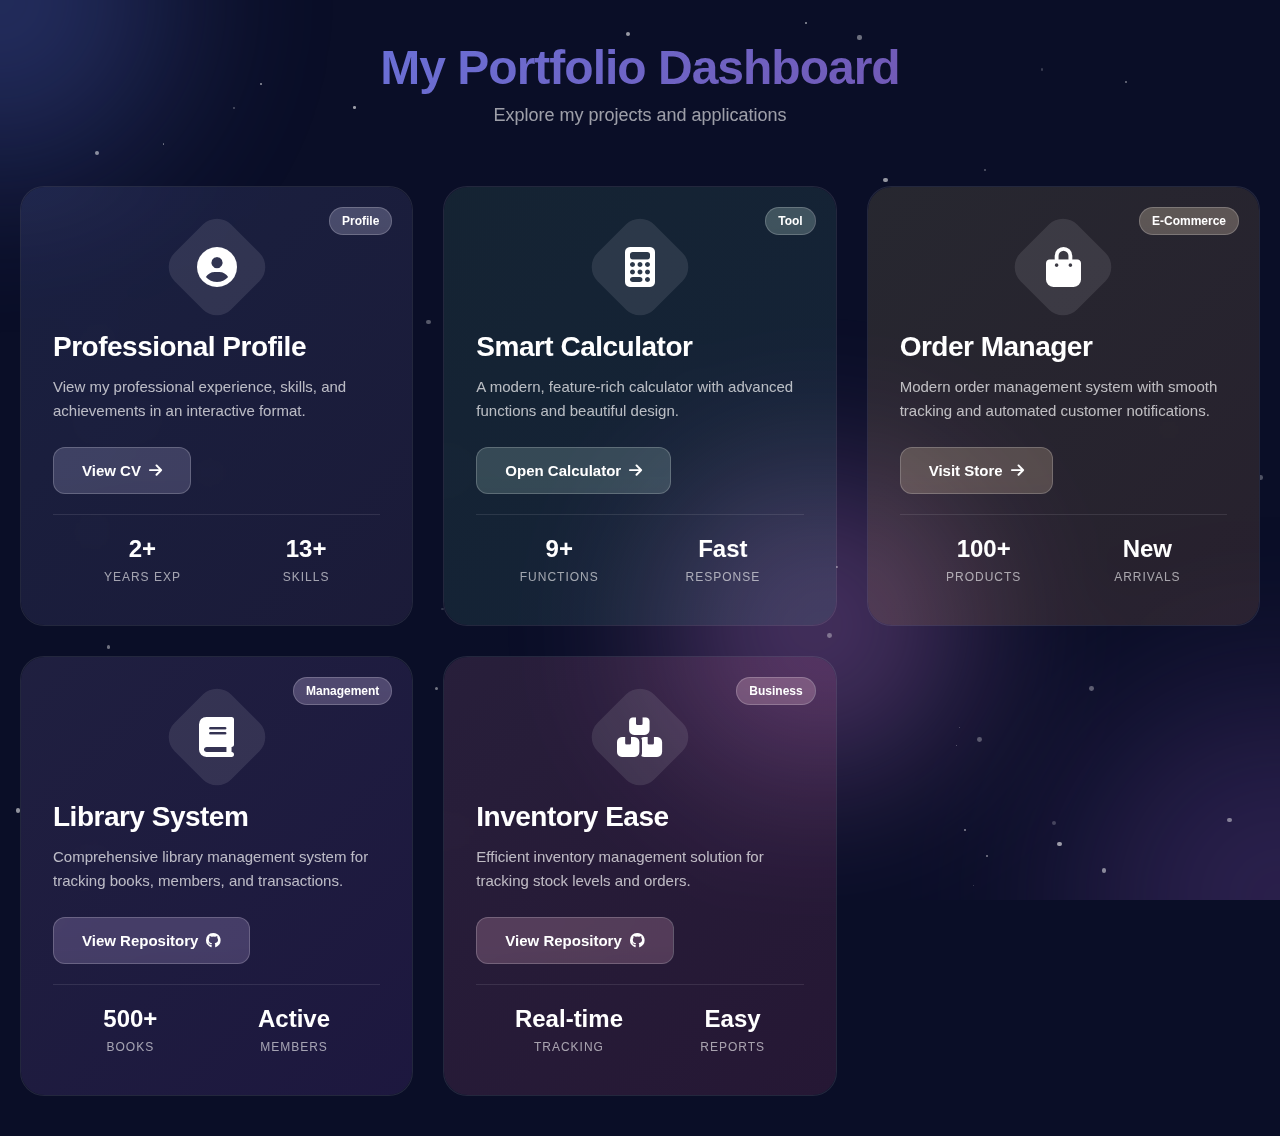
<file: index.html>
<!DOCTYPE html>
<html lang="en">
<head>
  <meta charset="UTF-8" />
  <meta name="viewport" content="width=device-width, initial-scale=1.0" />
  <title>Interactive Dashboard</title>
  <link href="https://cdnjs.cloudflare.com/ajax/libs/font-awesome/6.4.0/css/all.min.css" rel="stylesheet">
  <style>
    * {
      box-sizing: border-box;
      margin: 0;
      padding: 0;
    }

    body {
      font-family: -apple-system, BlinkMacSystemFont, 'Segoe UI', Roboto, 'Helvetica Neue', sans-serif;
      background: #0a0e27;
      min-height: 100vh;
      overflow-x: hidden;
      position: relative;
    }

    /* Animated background with particles */
    .bg-animation {
      position: fixed;
      width: 100%;
      height: 100%;
      top: 0;
      left: 0;
      z-index: 0;
      overflow: hidden;
    }

    .particle {
      position: absolute;
      border-radius: 50%;
      pointer-events: none;
    }

    @keyframes float {
      0%, 100% {
        transform: translateY(0) translateX(0);
        opacity: 0.3;
      }
      50% {
        transform: translateY(-100px) translateX(50px);
        opacity: 0.8;
      }
    }

    /* Gradient orbs */
    .orb {
      position: absolute;
      border-radius: 50%;
      filter: blur(80px);
      opacity: 0.4;
      animation: orbFloat 20s ease-in-out infinite;
    }

    .orb-1 {
      width: 400px;
      height: 400px;
      background: radial-gradient(circle, #667eea, transparent);
      top: -200px;
      left: -200px;
      animation-delay: 0s;
    }

    .orb-2 {
      width: 500px;
      height: 500px;
      background: radial-gradient(circle, #764ba2, transparent);
      bottom: -250px;
      right: -250px;
      animation-delay: 5s;
    }

    .orb-3 {
      width: 350px;
      height: 350px;
      background: radial-gradient(circle, #f093fb, transparent);
      top: 50%;
      left: 50%;
      animation-delay: 10s;
    }

    @keyframes orbFloat {
      0%, 100% {
        transform: translate(0, 0) scale(1);
      }
      33% {
        transform: translate(100px, -100px) scale(1.1);
      }
      66% {
        transform: translate(-100px, 100px) scale(0.9);
      }
    }

    /* Main container */
    .container {
      position: relative;
      z-index: 1;
      min-height: 100vh;
      display: flex;
      flex-direction: column;
      padding: 40px 20px;
    }

    /* Header */
    .header {
      text-align: center;
      margin-bottom: 60px;
      animation: fadeInDown 0.8s ease;
    }

    .header h1 {
      font-size: 48px;
      font-weight: 700;
      background: linear-gradient(135deg, #667eea 0%, #764ba2 100%);
      -webkit-background-clip: text;
      -webkit-text-fill-color: transparent;
      background-clip: text;
      margin-bottom: 10px;
      letter-spacing: -1px;
    }

    .header p {
      color: rgba(255, 255, 255, 0.6);
      font-size: 18px;
      font-weight: 300;
    }

    /* Dashboard grid - 3 cards per row */
    .dashboard {
      display: grid;
      grid-template-columns: repeat(3, 1fr);
      gap: 30px;
      max-width: 1400px;
      width: 100%;
      margin: 0 auto;
      animation: fadeInUp 0.8s ease;
    }

    /* Card styling */
    .card {
      position: relative;
      background: rgba(255, 255, 255, 0.03);
      backdrop-filter: blur(20px);
      border-radius: 24px;
      padding: 40px 32px;
      color: white;
      overflow: hidden;
      border: 1px solid rgba(255, 255, 255, 0.08);
      transition: all 0.4s cubic-bezier(0.4, 0, 0.2, 1);
      cursor: pointer;
    }

    .card::before {
      content: '';
      position: absolute;
      top: 0;
      left: 0;
      right: 0;
      bottom: 0;
      background: linear-gradient(135deg, rgba(255, 255, 255, 0.1), transparent);
      opacity: 0;
      transition: opacity 0.4s ease;
    }

    .card:hover::before {
      opacity: 1;
    }

    .card::after {
      content: '';
      position: absolute;
      top: -50%;
      left: -50%;
      width: 200%;
      height: 200%;
      background: radial-gradient(circle, rgba(255, 255, 255, 0.1), transparent 70%);
      opacity: 0;
      transition: all 0.6s ease;
      pointer-events: none;
    }

    .card:hover::after {
      opacity: 1;
      top: -100%;
      left: -100%;
    }

    .card:hover {
      transform: translateY(-8px) scale(1.02);
      border-color: rgba(255, 255, 255, 0.2);
      box-shadow: 
        0 20px 60px rgba(0, 0, 0, 0.4),
        0 0 80px var(--glow-color);
    }

    /* Card gradient overlays */
    .card-1 {
      --glow-color: rgba(102, 126, 234, 0.3);
    }
    .card-1 .gradient-overlay {
      background: linear-gradient(135deg, rgba(102, 126, 234, 0.2), rgba(118, 75, 162, 0.2));
    }

    .card-2 {
      --glow-color: rgba(56, 161, 105, 0.3);
    }
    .card-2 .gradient-overlay {
      background: linear-gradient(135deg, rgba(56, 161, 105, 0.2), rgba(49, 151, 149, 0.2));
    }

    .card-3 {
      --glow-color: rgba(236, 201, 75, 0.3);
    }
    .card-3 .gradient-overlay {
      background: linear-gradient(135deg, rgba(236, 201, 75, 0.2), rgba(237, 137, 54, 0.2));
    }

    .card-4 {
      --glow-color: rgba(159, 122, 234, 0.3);
    }
    .card-4 .gradient-overlay {
      background: linear-gradient(135deg, rgba(159, 122, 234, 0.2), rgba(138, 43, 226, 0.2));
    }

    .card-5 {
      --glow-color: rgba(244, 114, 182, 0.3);
    }
    .card-5 .gradient-overlay {
      background: linear-gradient(135deg, rgba(244, 114, 182, 0.2), rgba(219, 39, 119, 0.2));
    }

    .gradient-overlay {
      position: absolute;
      top: 0;
      left: 0;
      right: 0;
      bottom: 0;
      border-radius: 24px;
      opacity: 0.5;
      transition: opacity 0.4s ease;
      z-index: 0;
    }

    .card:hover .gradient-overlay {
      opacity: 0.8;
    }

    .card-content {
      position: relative;
      z-index: 1;
    }

    /* Icon styling */
    .icon-wrapper {
      position: relative;
      width: 80px;
      height: 80px;
      margin: 0 auto 24px;
      display: flex;
      align-items: center;
      justify-content: center;
    }

    .icon-bg {
      position: absolute;
      width: 100%;
      height: 100%;
      background: rgba(255, 255, 255, 0.1);
      border-radius: 20px;
      transform: rotate(45deg);
      transition: all 0.4s ease;
    }

    .card:hover .icon-bg {
      transform: rotate(45deg) scale(1.1);
      background: rgba(255, 255, 255, 0.15);
    }

    .icon {
      font-size: 40px;
      position: relative;
      z-index: 1;
      transition: all 0.4s ease;
    }

    .card:hover .icon {
      transform: scale(1.1) rotateY(360deg);
    }

    /* Text styling */
    .card h2 {
      font-size: 28px;
      font-weight: 700;
      margin-bottom: 12px;
      letter-spacing: -0.5px;
    }

    .card p {
      color: rgba(255, 255, 255, 0.7);
      font-size: 15px;
      margin-bottom: 24px;
      line-height: 1.6;
    }

    /* Button styling */
    .card-link {
      display: inline-flex;
      align-items: center;
      gap: 8px;
      padding: 14px 28px;
      background: rgba(255, 255, 255, 0.1);
      border: 1px solid rgba(255, 255, 255, 0.2);
      border-radius: 12px;
      color: white;
      text-decoration: none;
      font-weight: 600;
      font-size: 15px;
      transition: all 0.3s ease;
      backdrop-filter: blur(10px);
    }

    .card-link:hover {
      background: rgba(255, 255, 255, 0.2);
      border-color: rgba(255, 255, 255, 0.4);
      transform: translateX(4px);
      box-shadow: 0 4px 20px rgba(255, 255, 255, 0.1);
    }

    .card-link i {
      transition: transform 0.3s ease;
    }

    .card-link:hover i {
      transform: translateX(4px);
    }

    /* Badge */
    .badge {
      position: absolute;
      top: 20px;
      right: 20px;
      padding: 6px 12px;
      background: rgba(255, 255, 255, 0.15);
      backdrop-filter: blur(10px);
      border-radius: 20px;
      font-size: 12px;
      font-weight: 600;
      border: 1px solid rgba(255, 255, 255, 0.2);
      z-index: 2;
    }

    /* Animations */
    @keyframes fadeInDown {
      from {
        opacity: 0;
        transform: translateY(-30px);
      }
      to {
        opacity: 1;
        transform: translateY(0);
      }
    }

    @keyframes fadeInUp {
      from {
        opacity: 0;
        transform: translateY(30px);
      }
      to {
        opacity: 1;
        transform: translateY(0);
      }
    }

    /* Ripple effect */
    .ripple {
      position: absolute;
      border-radius: 50%;
      background: rgba(255, 255, 255, 0.3);
      transform: scale(0);
      animation: rippleEffect 0.6s ease-out;
      pointer-events: none;
    }

    @keyframes rippleEffect {
      to {
        transform: scale(4);
        opacity: 0;
      }
    }

    /* Responsive */
    @media (max-width: 1200px) {
      .dashboard {
        grid-template-columns: repeat(2, 1fr);
      }
    }

    @media (max-width: 768px) {
      .header h1 {
        font-size: 36px;
      }
      
      .dashboard {
        grid-template-columns: 1fr;
        gap: 20px;
      }
      
      .card {
        padding: 32px 24px;
      }
    }

    /* Stats counter animation */
    .stats {
      display: flex;
      justify-content: space-around;
      margin-top: 20px;
      padding-top: 20px;
      border-top: 1px solid rgba(255, 255, 255, 0.1);
    }

    .stat-item {
      text-align: center;
    }

    .stat-value {
      font-size: 24px;
      font-weight: 700;
      display: block;
      margin-bottom: 4px;
    }

    .stat-label {
      font-size: 12px;
      color: rgba(255, 255, 255, 0.6);
      text-transform: uppercase;
      letter-spacing: 1px;
    }
  </style>
</head>
<body>
  <!-- Animated background -->
  <div class="bg-animation">
    <div class="orb orb-1"></div>
    <div class="orb orb-2"></div>
    <div class="orb orb-3"></div>
  </div>

  <div class="container">
    <!-- Header -->
    <div class="header">
      <h1>My Portfolio Dashboard</h1>
      <p>Explore my projects and applications</p>
    </div>

    <!-- Dashboard cards -->
    <div class="dashboard">
      <!-- CV Card -->
      <div class="card card-1" >
        <div class="gradient-overlay"></div>
        <div class="badge">Profile</div>
        <div class="card-content">
          <div class="icon-wrapper">
            <div class="icon-bg"></div>
            <i class="fas fa-user-circle icon"></i>
          </div>
          <h2>Professional Profile</h2>
          <p>View my professional experience, skills, and achievements in an interactive format.</p>
          <a href="cv/index.html" class="card-link" onclick="event.stopPropagation()">
            View CV
            <i class="fas fa-arrow-right"></i>
          </a>
          <div class="stats">
            <div class="stat-item">
              <span class="stat-value">2+</span>
              <span class="stat-label">Years Exp</span>
            </div>
            <div class="stat-item">
              <span class="stat-value">13+</span>
              <span class="stat-label">Skills</span>
            </div>
          </div>
        </div>
      </div>

      <!-- Calculator Card -->
      <div class="card card-2" >
        <div class="gradient-overlay"></div>
        <div class="badge">Tool</div>
        <div class="card-content">
          <div class="icon-wrapper">
            <div class="icon-bg"></div>
            <i class="fas fa-calculator icon"></i>
          </div>
          <h2>Smart Calculator</h2>
          <p>A modern, feature-rich calculator with advanced functions and beautiful design.</p>
          <a href="calculator/calculator.html" class="card-link" onclick="event.stopPropagation()">
            Open Calculator
            <i class="fas fa-arrow-right"></i>
          </a>
          <div class="stats">
            <div class="stat-item">
              <span class="stat-value">9+</span>
              <span class="stat-label">Functions</span>
            </div>
            <div class="stat-item">
              <span class="stat-value">Fast</span>
              <span class="stat-label">Response</span>
            </div>
          </div>
        </div>
      </div>

      <!-- Nike-CO Card -->
      <div class="card card-3">
        <div class="gradient-overlay"></div>
        <div class="badge">E-Commerce</div>
        <div class="card-content">
          <div class="icon-wrapper">
            <div class="icon-bg"></div>
            <i class="fas fa-shopping-bag icon"></i>
          </div>
          <h2>Order Manager</h2>
          <p>Modern order management system with smooth tracking and automated customer notifications.</p>
          <a href="nike-CO/index.html" class="card-link" onclick="event.stopPropagation()">
            Visit Store
            <i class="fas fa-arrow-right"></i>
          </a>
          <div class="stats">
            <div class="stat-item">
              <span class="stat-value">100+</span>
              <span class="stat-label">Products</span>
            </div>
            <div class="stat-item">
              <span class="stat-value">New</span>
              <span class="stat-label">Arrivals</span>
            </div>
          </div>
        </div>
      </div>

      <!-- Library System Card -->
      <div class="card card-4">
        <div class="gradient-overlay"></div>
        <div class="badge">Management</div>
        <div class="card-content">
          <div class="icon-wrapper">
            <div class="icon-bg"></div>
            <i class="fas fa-book icon"></i>
          </div>
          <h2>Library System</h2>
          <p>Comprehensive library management system for tracking books, members, and transactions.</p>
          <a href="https://github.com/ghady7/Library_System" target="_blank" class="card-link" onclick="event.stopPropagation()">
            View Repository
            <i class="fab fa-github"></i>
          </a>
          <div class="stats">
            <div class="stat-item">
              <span class="stat-value">500+</span>
              <span class="stat-label">Books</span>
            </div>
            <div class="stat-item">
              <span class="stat-value">Active</span>
              <span class="stat-label">Members</span>
            </div>
          </div>
        </div>
      </div>

      <!-- Inventory Ease Card -->
      <div class="card card-5" >
        <div class="gradient-overlay"></div>
        <div class="badge">Business</div>
        <div class="card-content">
          <div class="icon-wrapper">
            <div class="icon-bg"></div>
            <i class="fas fa-boxes icon"></i>
          </div>
          <h2>Inventory Ease</h2>
          <p>Efficient inventory management solution for tracking stock levels and orders.</p>
          <a href="https://github.com/ghady7/Inventory_Manager/tree/master/IMS" target="_blank" class="card-link" onclick="event.stopPropagation()">
            View Repository
            <i class="fab fa-github"></i>
          </a>
          <div class="stats">
            <div class="stat-item">
              <span class="stat-value">Real-time</span>
              <span class="stat-label">Tracking</span>
            </div>
            <div class="stat-item">
              <span class="stat-value">Easy</span>
              <span class="stat-label">Reports</span>
            </div>
          </div>
        </div>
      </div>
    </div>
  </div>

  <script>
    // Create floating particles
    function createParticles() {
      const bgAnimation = document.querySelector('.bg-animation');
      const particleCount = 100;
      
      for (let i = 0; i < particleCount; i++) {
        const particle = document.createElement('div');
        particle.classList.add('particle');
        
        const size = Math.random() * 4 + 1;
        const startX = Math.random() * window.innerWidth;
        const startY = Math.random() * window.innerHeight;
        const duration = Math.random() * 15 + 10;
        const delay = Math.random() * 5;
        
        particle.style.width = `${size}px`;
        particle.style.height = `${size}px`;
        particle.style.left = `${startX}px`;
        particle.style.top = `${startY}px`;
        particle.style.background = `rgba(255, 255, 255, ${Math.random() * 0.5 + 0.1})`;
        particle.style.animation = `float ${duration}s ease-in-out ${delay}s infinite`;
        
        bgAnimation.appendChild(particle);
      }
    }

    // Create ripple effect on card click
    function createRipple(e, card) {
      const ripple = document.createElement('div');
      ripple.classList.add('ripple');
      
      const rect = card.getBoundingClientRect();
      const size = Math.max(rect.width, rect.height);
      const x = e.clientX - rect.left - size / 2;
      const y = e.clientY - rect.top - size / 2;
      
      ripple.style.width = ripple.style.height = `${size}px`;
      ripple.style.left = `${x}px`;
      ripple.style.top = `${y}px`;
      
      card.appendChild(ripple);
      
      setTimeout(() => ripple.remove(), 600);
    }

    // Navigate with ripple effect
    function navigate(url, e) {
      const card = e.currentTarget;
      createRipple(e, card);
      
      setTimeout(() => {
        window.location.href = url;
      }, 300);
    }

    // Navigate to external link (GitHub)
    function navigateExternal(url, e) {
      const card = e.currentTarget;
      createRipple(e, card);
      
      setTimeout(() => {
        window.open(url, '_blank');
      }, 300);
    }

	  document.querySelectorAll('.card').forEach(card => {
      card.addEventListener('click', (e) => {
        if (e.target.tagName !== 'A') {
          const link = card.querySelector('.card-link');
          if (link) {
            createRipple(e, card);
            setTimeout(() => {
              if (link.target === '_blank') {
               
              } else {
            
              }
            }, 300);
          }
        }
      });
    });	

    // Animate stats on hover
    document.querySelectorAll('.card').forEach(card => {
      card.addEventListener('mouseenter', () => {
        const statValues = card.querySelectorAll('.stat-value');
        statValues.forEach(stat => {
          const text = stat.textContent;
          if (!isNaN(parseInt(text))) {
            const target = parseInt(text);
            let current = 0;
            const increment = target / 20;
            const timer = setInterval(() => {
              current += increment;
              if (current >= target) {
                stat.textContent = text;
                clearInterval(timer);
              } else {
                stat.textContent = Math.floor(current) + '+';
              }
            }, 30);
          }
        });
      });
    });

    // Initialize
    createParticles();

    // Moderate parallax effect on mouse move (reduced from 20 to 12)
    document.addEventListener('mousemove', (e) => {
      const cards = document.querySelectorAll('.card');
      const x = e.clientX / window.innerWidth - 0.5;
      const y = e.clientY / window.innerHeight - 0.5;
      
      cards.forEach(card => {
        const rect = card.getBoundingClientRect();
        const cardX = (rect.left + rect.width / 2) / window.innerWidth - 0.5;
        const cardY = (rect.top + rect.height / 2) / window.innerHeight - 0.5;
        
        const deltaX = (x - cardX) * 12;
        const deltaY = (y - cardY) * 12;
        
        card.style.transform = `perspective(1000px) rotateY(${deltaX}deg) rotateX(${-deltaY}deg)`;
      });
    });

    // Reset transform on mouse leave
    document.addEventListener('mouseleave', () => {
      document.querySelectorAll('.card').forEach(card => {
        card.style.transform = '';
      });
    });
  </script>
</body>
</html>
</file>
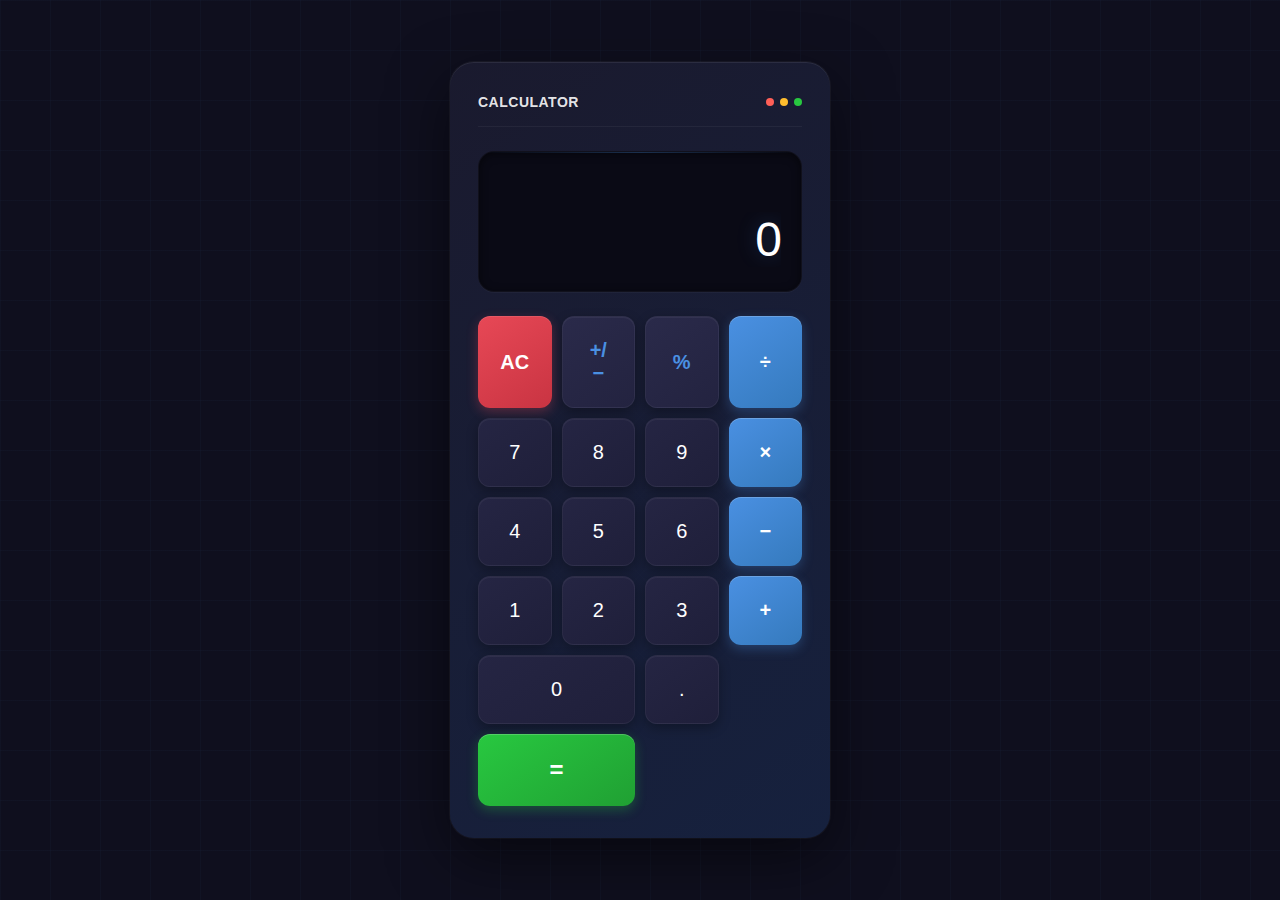
<file: calculator/calculator.html>
<!DOCTYPE html>
<html lang="en">
<head>
  <meta charset="UTF-8">
  <meta name="viewport" content="width=device-width, initial-scale=1.0">
  <title>Professional Calculator</title>
  <style>
    * {
      margin: 0;
      padding: 0;
      box-sizing: border-box;
    }

    body {
      font-family: -apple-system, BlinkMacSystemFont, 'Segoe UI', Roboto, Oxygen, Ubuntu, sans-serif;
      background: #0f0f1e;
      min-height: 100vh;
      display: flex;
      justify-content: center;
      align-items: center;
      overflow: hidden;
      position: relative;
    }

    /* Animated grid background */
    body::before {
      content: '';
      position: absolute;
      width: 100%;
      height: 100%;
      background-image: 
        linear-gradient(rgba(74, 144, 226, 0.03) 1px, transparent 1px),
        linear-gradient(90deg, rgba(74, 144, 226, 0.03) 1px, transparent 1px);
      background-size: 50px 50px;
      animation: gridMove 20s linear infinite;
    }

    @keyframes gridMove {
      0% { transform: translate(0, 0); }
      100% { transform: translate(50px, 50px); }
    }

    .calculator-wrapper {
      position: relative;
      z-index: 10;
      padding: 20px;
    }

    .calculator {
      background: linear-gradient(145deg, #1a1a2e, #16213e);
      border-radius: 24px;
      padding: 32px 28px;
      box-shadow: 
        0 20px 60px rgba(0, 0, 0, 0.5),
        0 0 0 1px rgba(255, 255, 255, 0.05),
        inset 0 1px 0 rgba(255, 255, 255, 0.08);
      width: 380px;
      position: relative;
    }

    /* Calculator header */
    .calc-header {
      display: flex;
      justify-content: space-between;
      align-items: center;
      margin-bottom: 24px;
      padding-bottom: 16px;
      border-bottom: 1px solid rgba(255, 255, 255, 0.05);
    }

    .calc-title {
      color: rgba(255, 255, 255, 0.9);
      font-size: 14px;
      font-weight: 600;
      letter-spacing: 0.5px;
      text-transform: uppercase;
    }

    .mode-toggle {
      display: flex;
      gap: 6px;
    }

    .mode-btn {
      width: 8px;
      height: 8px;
      border-radius: 50%;
      background: rgba(255, 255, 255, 0.15);
      cursor: pointer;
      transition: all 0.3s ease;
    }

    .mode-btn:nth-child(1) { background: #ff5f57; }
    .mode-btn:nth-child(2) { background: #ffbd2e; }
    .mode-btn:nth-child(3) { background: #28c840; }

    .mode-btn:hover {
      transform: scale(1.2);
      box-shadow: 0 0 10px currentColor;
    }

    /* Display screen */
    .screen {
      background: #0a0a15;
      border-radius: 16px;
      padding: 24px 20px;
      margin-bottom: 24px;
      min-height: 140px;
      display: flex;
      flex-direction: column;
      justify-content: space-between;
      box-shadow: 
        inset 0 2px 8px rgba(0, 0, 0, 0.5),
        0 1px 0 rgba(255, 255, 255, 0.03);
      border: 1px solid rgba(255, 255, 255, 0.03);
      position: relative;
      overflow: hidden;
    }

    .screen::before {
      content: '';
      position: absolute;
      top: 0;
      left: 0;
      right: 0;
      height: 1px;
      background: linear-gradient(90deg, transparent, rgba(74, 144, 226, 0.3), transparent);
    }

    .history {
      color: rgba(255, 255, 255, 0.4);
      font-size: 16px;
      min-height: 24px;
      text-align: right;
      font-weight: 300;
      margin-bottom: 12px;
      overflow-x: auto;
      white-space: nowrap;
      scrollbar-width: none;
    }

    .history::-webkit-scrollbar {
      display: none;
    }

    .display {
      color: #ffffff;
      font-size: 48px;
      font-weight: 300;
      text-align: right;
      letter-spacing: -1px;
      overflow: hidden;
      text-overflow: ellipsis;
      white-space: nowrap;
      text-shadow: 0 0 20px rgba(74, 144, 226, 0.3);
    }

    /* Memory indicator */
    .memory-indicator {
      position: absolute;
      top: 12px;
      left: 20px;
      font-size: 11px;
      color: #4a90e2;
      font-weight: 600;
      opacity: 0;
      transition: opacity 0.3s ease;
    }

    .memory-indicator.active {
      opacity: 1;
    }

    /* Button grid */
    .buttons-grid {
      display: grid;
      grid-template-columns: repeat(4, 1fr);
      gap: 10px;
    }

    .btn {
      background: linear-gradient(145deg, #252543, #1f1f3a);
      border: 1px solid rgba(255, 255, 255, 0.05);
      border-radius: 12px;
      padding: 22px;
      font-size: 20px;
      font-weight: 500;
      color: #ffffff;
      cursor: pointer;
      transition: all 0.15s ease;
      user-select: none;
      box-shadow: 
        0 4px 12px rgba(0, 0, 0, 0.3),
        inset 0 1px 0 rgba(255, 255, 255, 0.05);
      position: relative;
      overflow: hidden;
    }

    .btn::before {
      content: '';
      position: absolute;
      top: 0;
      left: 0;
      right: 0;
      bottom: 0;
      background: linear-gradient(145deg, rgba(255, 255, 255, 0.1), transparent);
      opacity: 0;
      transition: opacity 0.15s ease;
    }

    .btn:hover::before {
      opacity: 1;
    }

    .btn:hover {
      transform: translateY(-2px);
      box-shadow: 
        0 6px 20px rgba(0, 0, 0, 0.4),
        inset 0 1px 0 rgba(255, 255, 255, 0.1);
    }

    .btn:active {
      transform: translateY(0);
      box-shadow: 
        0 2px 8px rgba(0, 0, 0, 0.3),
        inset 0 2px 4px rgba(0, 0, 0, 0.2);
    }

    /* Special buttons */
    .btn-function {
      background: linear-gradient(145deg, #2a2a4a, #232340);
      color: #4a90e2;
      font-weight: 600;
    }

    .btn-clear {
      background: linear-gradient(145deg, #e74856, #c93442);
      border: none;
      font-weight: 600;
      box-shadow: 
        0 4px 12px rgba(231, 72, 86, 0.3),
        inset 0 1px 0 rgba(255, 255, 255, 0.1);
    }

    .btn-clear:hover {
      background: linear-gradient(145deg, #f55564, #e74856);
      box-shadow: 
        0 6px 20px rgba(231, 72, 86, 0.4),
        inset 0 1px 0 rgba(255, 255, 255, 0.15);
    }

    .btn-operator {
      background: linear-gradient(145deg, #4a90e2, #357abd);
      border: none;
      font-weight: 600;
      box-shadow: 
        0 4px 12px rgba(74, 144, 226, 0.3),
        inset 0 1px 0 rgba(255, 255, 255, 0.2);
    }

    .btn-operator:hover {
      background: linear-gradient(145deg, #5ba0f2, #4a90e2);
      box-shadow: 
        0 6px 20px rgba(74, 144, 226, 0.4),
        inset 0 1px 0 rgba(255, 255, 255, 0.25);
    }

    .btn-equal {
      background: linear-gradient(145deg, #28c840, #20a033);
      border: none;
      font-size: 24px;
      font-weight: 600;
      grid-column: span 2;
      box-shadow: 
        0 4px 12px rgba(40, 200, 64, 0.3),
        inset 0 1px 0 rgba(255, 255, 255, 0.2);
    }

    .btn-equal:hover {
      background: linear-gradient(145deg, #32d84c, #28c840);
      box-shadow: 
        0 6px 20px rgba(40, 200, 64, 0.4),
        inset 0 1px 0 rgba(255, 255, 255, 0.25);
    }

    .btn-zero {
      grid-column: span 2;
    }

    /* Error animation */
    .error {
      color: #ff5f57 !important;
      animation: shake 0.4s cubic-bezier(.36,.07,.19,.97);
    }

    @keyframes shake {
      0%, 100% { transform: translateX(0); }
      10%, 30%, 50%, 70%, 90% { transform: translateX(-4px); }
      20%, 40%, 60%, 80% { transform: translateX(4px); }
    }

    /* Success animation */
    @keyframes success {
      0% { transform: scale(1); }
      50% { transform: scale(1.05); }
      100% { transform: scale(1); }
    }

    .success {
      animation: success 0.3s ease;
    }

    /* Tooltip */
    .tooltip {
      position: absolute;
      bottom: 100%;
      left: 50%;
      transform: translateX(-50%) translateY(-8px);
      background: rgba(0, 0, 0, 0.9);
      color: white;
      padding: 6px 12px;
      border-radius: 6px;
      font-size: 12px;
      white-space: nowrap;
      opacity: 0;
      pointer-events: none;
      transition: opacity 0.2s ease;
      z-index: 100;
    }

    .btn:hover .tooltip {
      opacity: 1;
    }
  </style>
</head>
<body>
  <div class="calculator-wrapper">
    <div class="calculator">
      <div class="calc-header">
        <div class="calc-title">Calculator</div>
        <div class="mode-toggle">
          <div class="mode-btn" onclick="clearAll()" title="Clear"></div>
          <div class="mode-btn" onclick="toggleTheme()" title="Theme"></div>
          <div class="mode-btn" onclick="copyResult()" title="Copy"></div>
        </div>
      </div>
      
      <div class="screen">
        <div class="memory-indicator" id="memoryInd">M</div>
        <div class="history" id="history"></div>
        <div class="display" id="display">0</div>
      </div>
      
      <div class="buttons-grid">
        <button class="btn btn-clear" onclick="clearAll()">AC</button>
        <button class="btn btn-function" onclick="toggleSign()">+/−</button>
        <button class="btn btn-function" onclick="percentage()">%</button>
        <button class="btn btn-operator" onclick="setOperator('/')">÷</button>
        
        <button class="btn" onclick="appendNumber('7')">7</button>
        <button class="btn" onclick="appendNumber('8')">8</button>
        <button class="btn" onclick="appendNumber('9')">9</button>
        <button class="btn btn-operator" onclick="setOperator('*')">×</button>
        
        <button class="btn" onclick="appendNumber('4')">4</button>
        <button class="btn" onclick="appendNumber('5')">5</button>
        <button class="btn" onclick="appendNumber('6')">6</button>
        <button class="btn btn-operator" onclick="setOperator('-')">−</button>
        
        <button class="btn" onclick="appendNumber('1')">1</button>
        <button class="btn" onclick="appendNumber('2')">2</button>
        <button class="btn" onclick="appendNumber('3')">3</button>
        <button class="btn btn-operator" onclick="setOperator('+')">+</button>
        
        <button class="btn btn-zero" onclick="appendNumber('0')">0</button>
        <button class="btn" onclick="appendNumber('.')">.</button>
        <button class="btn btn-equal" onclick="calculate()">=</button>
      </div>
    </div>
  </div>

  <script>
    class Calculator {
      constructor() {
        this.currentValue = '0';
        this.previousValue = '';
        this.operator = null;
        this.waitingForOperand = false;
        this.history = [];
        this.memory = 0;
      }

      clear() {
        this.currentValue = '0';
        this.previousValue = '';
        this.operator = null;
        this.waitingForOperand = false;
        this.updateDisplay();
      }

      inputDigit(digit) {
        if (this.waitingForOperand) {
          this.currentValue = String(digit);
          this.waitingForOperand = false;
        } else {
          this.currentValue = this.currentValue === '0' ? String(digit) : this.currentValue + digit;
        }
        this.updateDisplay();
      }

      inputDecimal() {
        if (this.waitingForOperand) {
          this.currentValue = '0.';
          this.waitingForOperand = false;
        } else if (this.currentValue.indexOf('.') === -1) {
          this.currentValue += '.';
        }
        this.updateDisplay();
      }

      performOperation(nextOperator) {
        const inputValue = parseFloat(this.currentValue);

        if (this.previousValue === '') {
          this.previousValue = inputValue;
        } else if (this.operator) {
          const result = this.calculate(this.previousValue, inputValue, this.operator);
          
          if (result === null) {
            this.showError();
            return;
          }

          this.currentValue = String(result);
          this.previousValue = result;
        }

        this.waitingForOperand = true;
        this.operator = nextOperator;
        this.updateHistory();
        this.updateDisplay();
      }

      calculate(firstOperand, secondOperand, operator) {
        let result;
        
        switch (operator) {
          case '+':
            result = firstOperand + secondOperand;
            break;
          case '-':
            result = firstOperand - secondOperand;
            break;
          case '*':
            result = firstOperand * secondOperand;
            break;
          case '/':
            if (secondOperand === 0) return null;
            result = firstOperand / secondOperand;
            break;
          default:
            return secondOperand;
        }

        // Round to 10 decimal places to avoid floating point errors
        return Math.round(result * 10000000000) / 10000000000;
      }

      computeResult() {
        const inputValue = parseFloat(this.currentValue);

        if (this.operator && !this.waitingForOperand) {
          const result = this.calculate(this.previousValue, inputValue, this.operator);
          
          if (result === null) {
            this.showError();
            return;
          }

          this.currentValue = String(result);
          this.previousValue = '';
          this.operator = null;
          this.waitingForOperand = true;
          
          document.getElementById('display').classList.add('success');
          setTimeout(() => {
            document.getElementById('display').classList.remove('success');
          }, 300);
        }

        this.updateHistory();
        this.updateDisplay();
      }

      toggleSign() {
        this.currentValue = String(parseFloat(this.currentValue) * -1);
        this.updateDisplay();
      }

      inputPercent() {
        this.currentValue = String(parseFloat(this.currentValue) / 100);
        this.updateDisplay();
      }

      updateDisplay() {
        document.getElementById('display').textContent = this.formatNumber(this.currentValue);
      }

      updateHistory() {
        let historyText = '';
        if (this.previousValue !== '') {
          historyText = this.formatNumber(String(this.previousValue));
          if (this.operator) {
            const opSymbol = {'+': '+', '-': '−', '*': '×', '/': '÷'}[this.operator];
            historyText += ` ${opSymbol}`;
            if (!this.waitingForOperand) {
              historyText += ` ${this.formatNumber(this.currentValue)}`;
            }
          }
        }
        document.getElementById('history').textContent = historyText;
      }

      formatNumber(num) {
        const parts = num.split('.');
        parts[0] = parts[0].replace(/\B(?=(\d{3})+(?!\d))/g, ',');
        return parts.join('.');
      }

      showError() {
        this.currentValue = 'Error';
        document.getElementById('display').classList.add('error');
        setTimeout(() => {
          this.clear();
          document.getElementById('display').classList.remove('error');
        }, 1500);
      }
    }

    const calc = new Calculator();

    function appendNumber(num) {
      if (num === '.') {
        calc.inputDecimal();
      } else {
        calc.inputDigit(num);
      }
    }

    function setOperator(op) {
      calc.performOperation(op);
    }

    function calculate() {
      calc.computeResult();
    }

    function clearAll() {
      calc.clear();
    }

    function toggleSign() {
      calc.toggleSign();
    }

    function percentage() {
      calc.inputPercent();
    }

    function copyResult() {
      const value = calc.currentValue;
      navigator.clipboard.writeText(value).then(() => {
        const display = document.getElementById('display');
        display.style.textShadow = '0 0 30px rgba(40, 200, 64, 0.8)';
        setTimeout(() => {
          display.style.textShadow = '0 0 20px rgba(74, 144, 226, 0.3)';
        }, 300);
      });
    }

    function toggleTheme() {
      document.body.style.background = document.body.style.background === 'rgb(15, 15, 30)' 
        ? '#1a1a2e' 
        : '#0f0f1e';
    }

    // Keyboard support
    document.addEventListener('keydown', (e) => {
      e.preventDefault();
      
      if (e.key >= '0' && e.key <= '9') appendNumber(e.key);
      else if (e.key === '.') appendNumber('.');
      else if (e.key === '+') setOperator('+');
      else if (e.key === '-') setOperator('-');
      else if (e.key === '*') setOperator('*');
      else if (e.key === '/') setOperator('/');
      else if (e.key === 'Enter' || e.key === '=') calculate();
      else if (e.key === 'Escape' || e.key === 'c') clearAll();
      else if (e.key === '%') percentage();
      else if (e.key === 'Backspace') {
        if (calc.currentValue.length > 1) {
          calc.currentValue = calc.currentValue.slice(0, -1);
        } else {
          calc.currentValue = '0';
        }
        calc.updateDisplay();
      }
    });
  </script>
</body>
</html>
</file>
